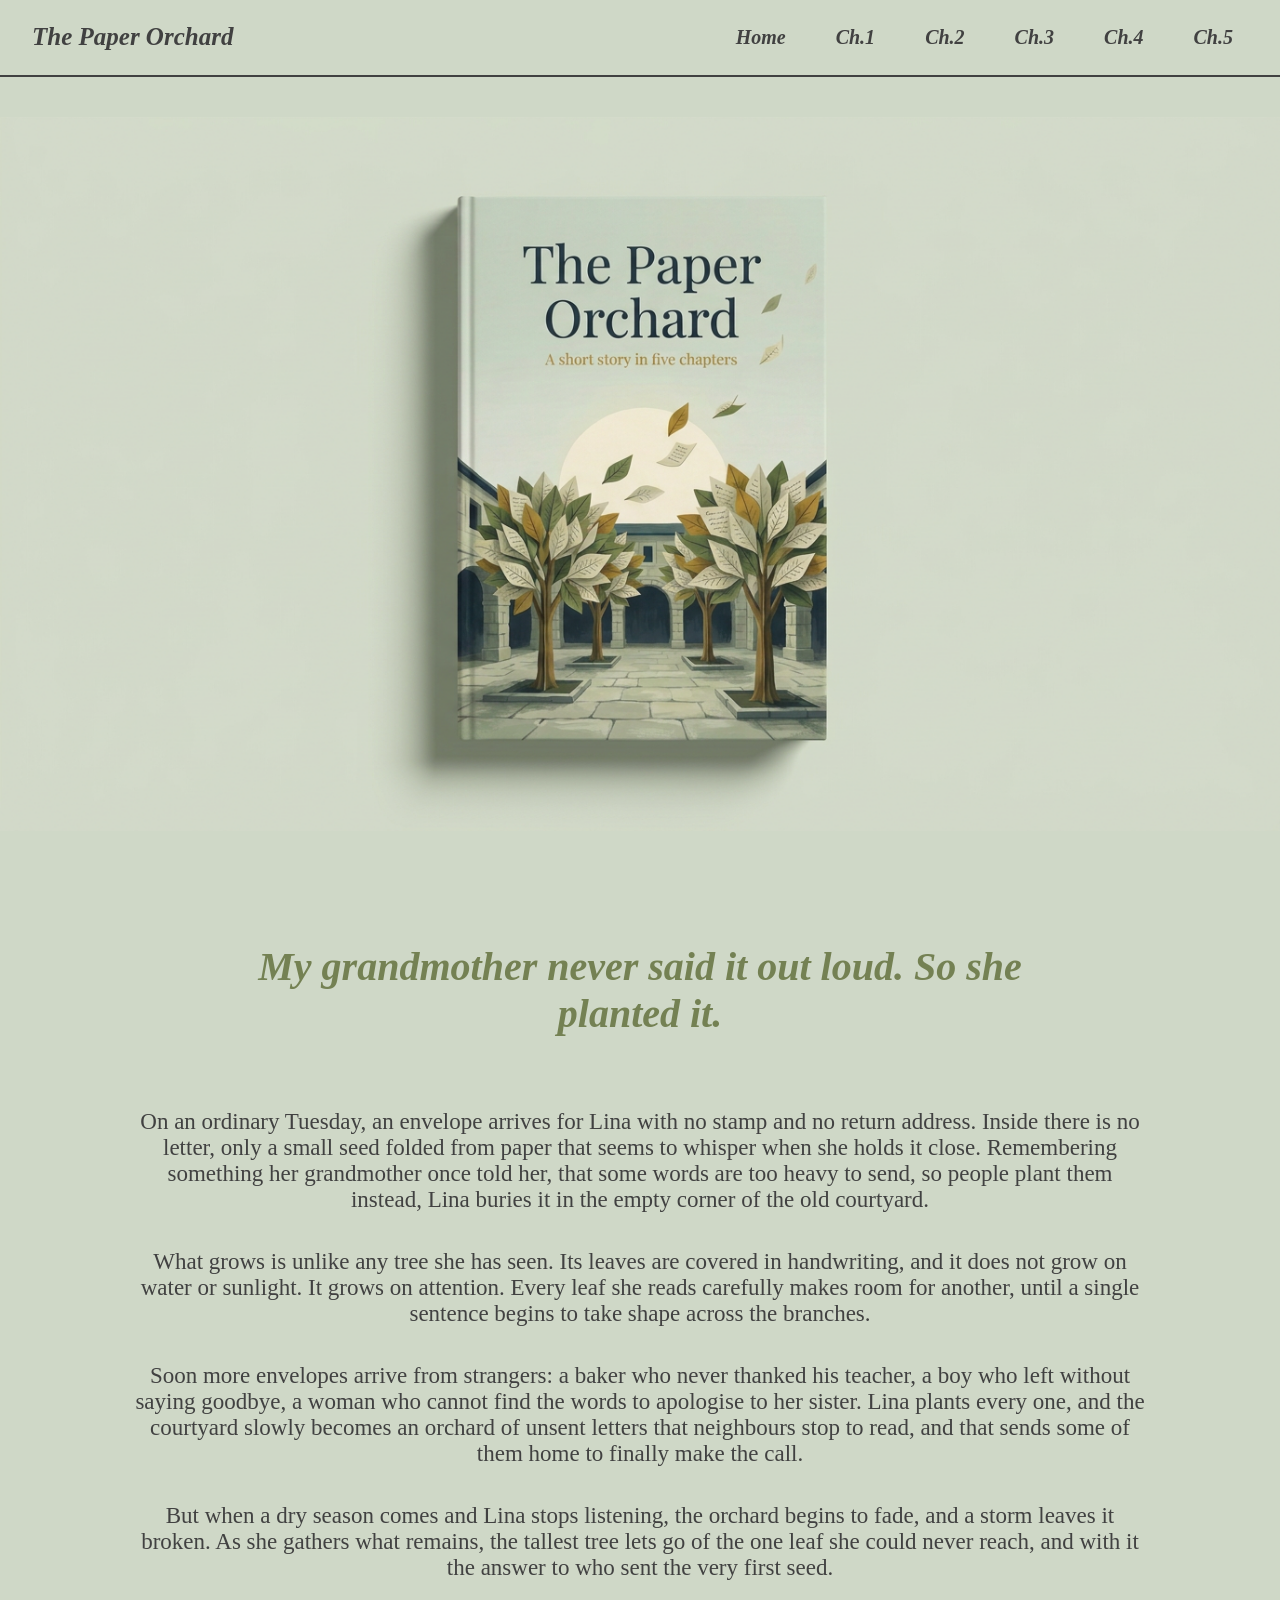
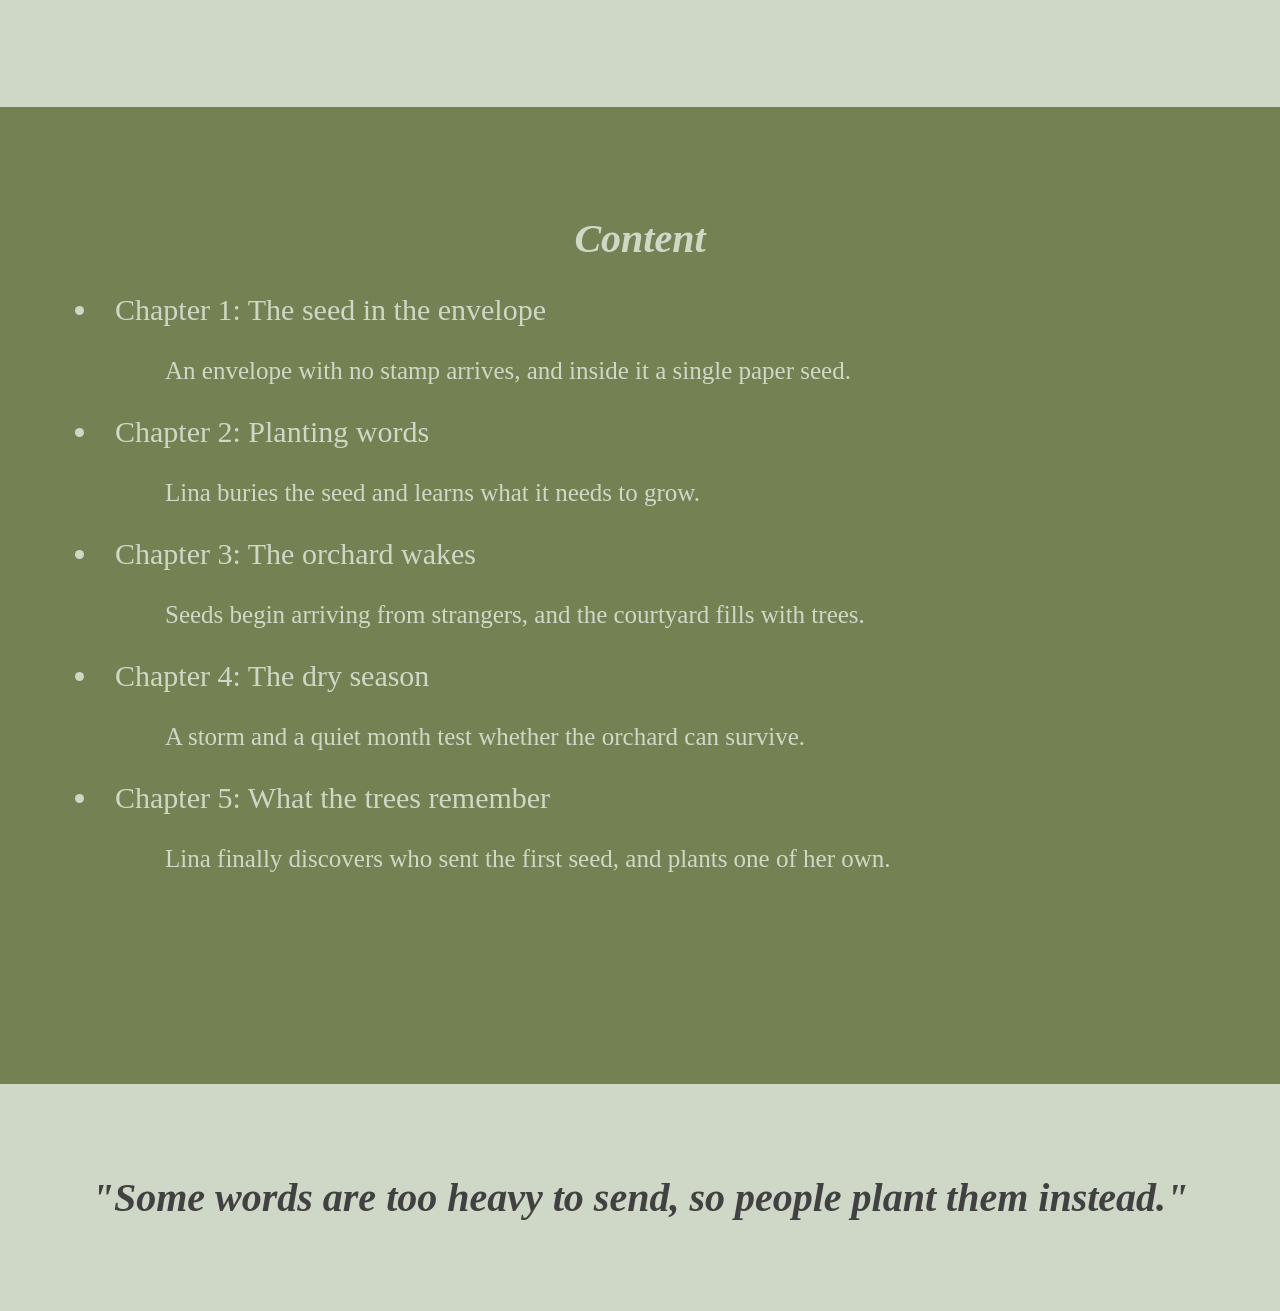
<file: index.html>
<!DOCTYPE html>
<html>
    <head>
        <title>
            The Paper Orchard
        </title>
        <link rel="stylesheet" href="Style-File.css">
    </head>

    <body>
        <div class="navbar">
            <a class="logo" href="index.html">The Paper Orchard</a>
            <ul>
                <li>
                    <a href="index.html">
                        Home
                    </a>
                </li>
                <li>
                    <a href="chapter-1.html">
                        Ch.1 
                    </a>
                </li>
                <li>
                    <a href="chapter-2.html">
                        Ch.2
                    </a>
                </li>
                <li>
                    <a href="chapter-3.html">
                        Ch.3 
                    </a>
                </li>
                <li>
                    <a href="chapter-4.html">
                        Ch.4 
                    </a>
                </li>
                <li>
                    <a href="chapter-5.html">
                        Ch.5 
                    </a>
                </li>
            </ul>
        </div>

        <hr>

        <!--The cover of the book-->
        <img src="book-cover.png" alt="book cover">

        <div>
            <br><br><br><br>
            <h1 class="headline">My grandmother never said it out loud. So she planted it.</h1>
            <br><br><br><br>
            <p class="paragraph">On an ordinary Tuesday, an envelope arrives for Lina with no stamp and no
                return address. Inside there is no letter, only a small seed folded from 
                paper that seems to whisper when she holds it close. Remembering something
                her grandmother once told her, that some words are too heavy to send, so 
                people plant them instead, Lina buries it in the empty corner of the old courtyard.
            </p>

            <br><br>

            <p class="paragraph">
                What grows is unlike any tree she has seen. Its leaves are covered in handwriting, 
                and it does not grow on water or sunlight. It grows on attention. Every leaf she 
                reads carefully makes room for another, until a single sentence begins to take shape
                across the branches.
            </p>

            <br><br>

            <p class="paragraph">
                Soon more envelopes arrive from strangers: a baker who never thanked his teacher,
                a boy who left without saying goodbye, a woman who cannot find the words to 
                apologise to her sister. Lina plants every one, and the courtyard slowly becomes an 
                orchard of unsent letters that neighbours stop to read, and that sends some of them 
                home to finally make the call.
            </p>

            <br><br>

            <p class="paragraph">
                But when a dry season comes and Lina stops listening, the orchard begins to fade, 
                and a storm leaves it broken. As she gathers what remains, the tallest tree lets go 
                of the one leaf she could never reach, and with it the answer to who sent the very first seed.
            </p>

            <br><br><br><br><br><br><br>
        </div>

        <div class="greendiv">
            <br><br><br><br><br><br>
            <h1 class="headline" style="color: #CFD8C7;">Content</h1>

            <dl>
                <dt>
                    <a href="chapter-1.html">Chapter 1: The seed in the envelope</a>
                </dt>
                <dd>
                    An envelope with no stamp arrives, and inside it a single paper seed.
                </dd>

                <dt>
                    <a href="chapter-2.html">Chapter 2: Planting words</a>
                </dt>
                <dd>
                    Lina buries the seed and learns what it needs to grow.
                </dd>

                <dt>
                    <a href="chapter-3.html">Chapter 3: The orchard wakes</a>
                </dt>
                <dd>
                    Seeds begin arriving from strangers, and the courtyard fills with trees.
                </dd>

                <dt>
                    <a href="chapter-4.html">Chapter 4: The dry season</a>
                </dt>
                <dd>
                    A storm and a quiet month test whether the orchard can survive.
                </dd>

                <dt>
                    <a href="chapter-5.html">Chapter 5: What the trees remember</a>
                </dt>
                <dd>
                    Lina finally discovers who sent the first seed, and plants one of her own.
                </dd>
            </dl>

            <a href="chapter-1.html" id="start">Start Reading</a>
            <br><br><br><br><br><br>
        </div>

        
        <div>
            <br><br><br><br><br>
            <a href="chapter-1.html#quote" class="quote" title="Click Me to go to the quote">"Some words are too heavy to send, so people plant them instead."</a>
            <br><br><br><br><br>
        </div>
    </body>
</html>
</file>
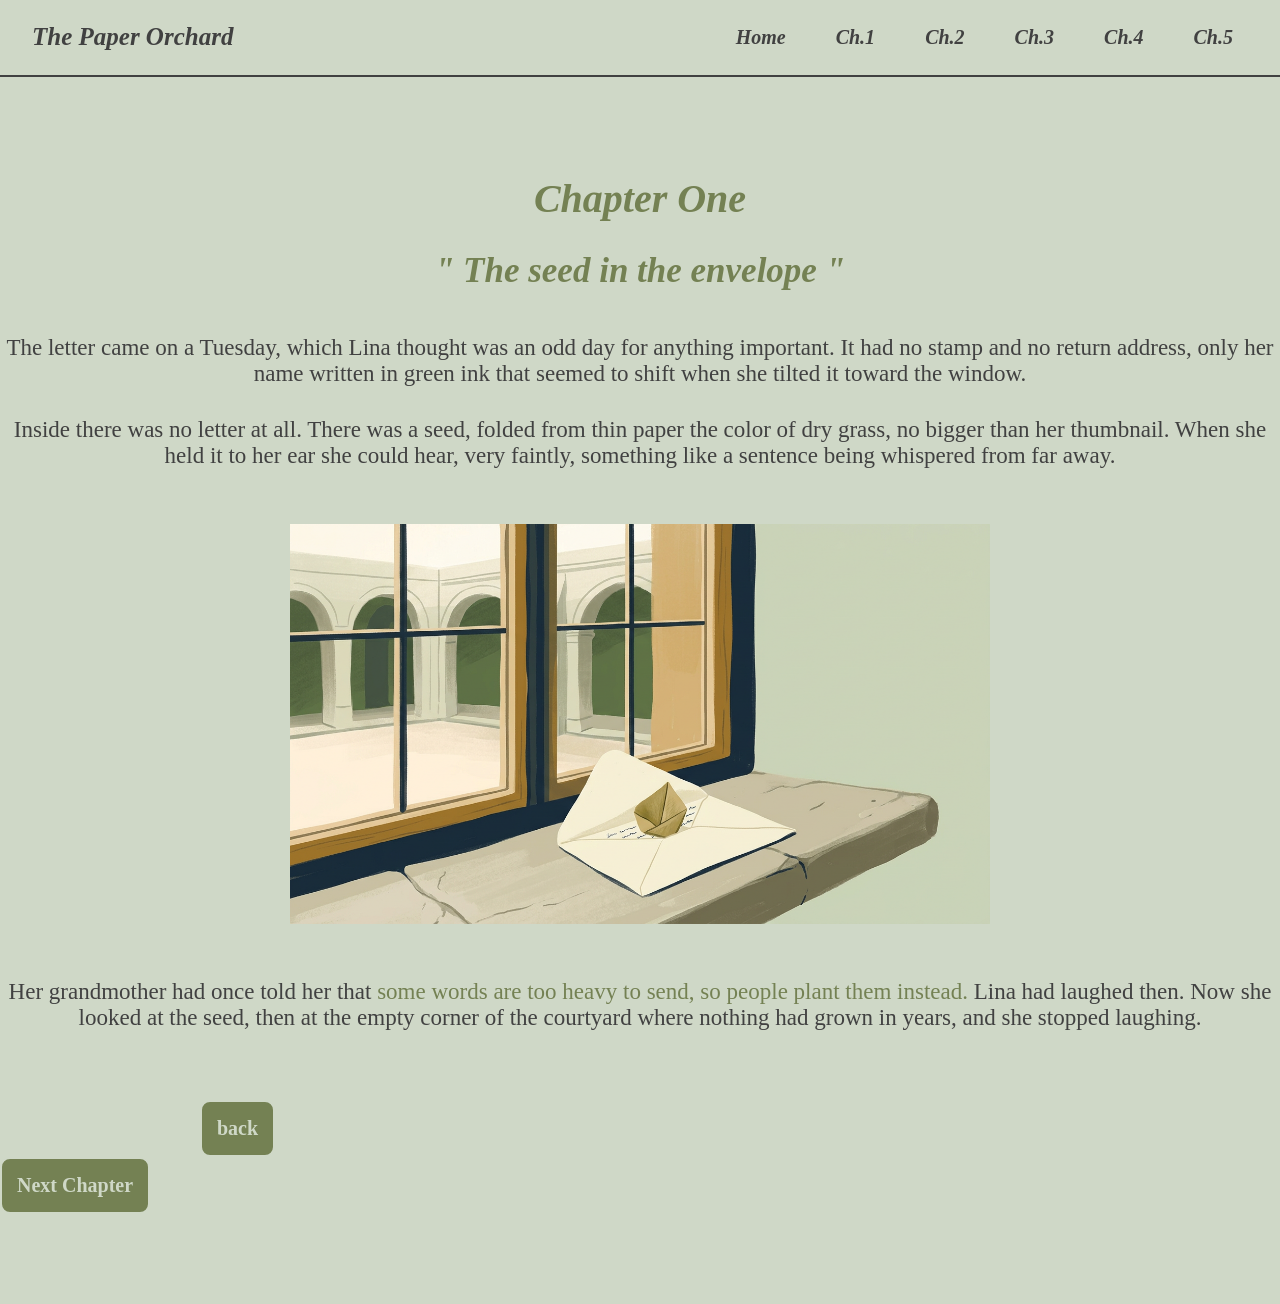
<file: chapter-1.html>
<!DOCTYPE html>
<html>
    <head>
        <title>
            Chapter 1: The seed in the envelope
        </title>
        <link rel="stylesheet" href="Style-File.css">
    </head>

    <body>
        <div class="navbar">
            <a class="logo" href="index.html">The Paper Orchard</a>
            <ul>
                <li>
                    <a href="index.html">
                        Home
                    </a>
                </li>
                <li>
                    <a href="chapter-1.html">
                        Ch.1 
                    </a>
                </li>
                <li>
                    <a href="chapter-2.html">
                        Ch.2
                    </a>
                </li>
                <li>
                    <a href="chapter-3.html">
                        Ch.3 
                    </a>
                </li>
                <li>
                    <a href="chapter-4.html">
                        Ch.4 
                    </a>
                </li>
                <li>
                    <a href="chapter-5.html">
                        Ch.5 
                    </a>
                </li>
            </ul>
        </div>

        <hr>

        <div>
            <br><br><br><br><br>
            <h1 class="headline">
                Chapter One
            </h1>
            <h2 class="mainTitle">
                " The seed in the envelope "
            </h2>
            <p class="paragraphs">
                The letter came on a Tuesday, which Lina thought was an odd day for 
                anything important. It had no stamp and no return address, only her 
                name written in green ink that seemed to shift when she tilted it toward the window.
            </p>

            <p class="paragraphs">
                Inside there was no letter at all. There was a seed, folded from thin paper the color of 
                dry grass, no bigger than her thumbnail. When she held it to her ear she could hear, 
                very faintly, something like a sentence being whispered from far away.
            </p>

            <img id="chapterOne" src="chapter-one.png" alt="The first seed" title="The first seed">

            <p class="paragraphs">
                Her grandmother had once told her that <span id="quote">some words are too heavy to send, so people 
                plant them instead.</span> Lina had laughed then. Now she looked at the seed, then at the 
                empty corner of the courtyard where nothing had grown in years, and she stopped laughing.
            </p>
            <br><br><br>
            <a href="index.html" class="back">back</a>
            <a href="chapter-2.html" class="next">Next Chapter</a>
            <br><br><br><br><br><br>
        </div>
    </body>
</html>
</file>
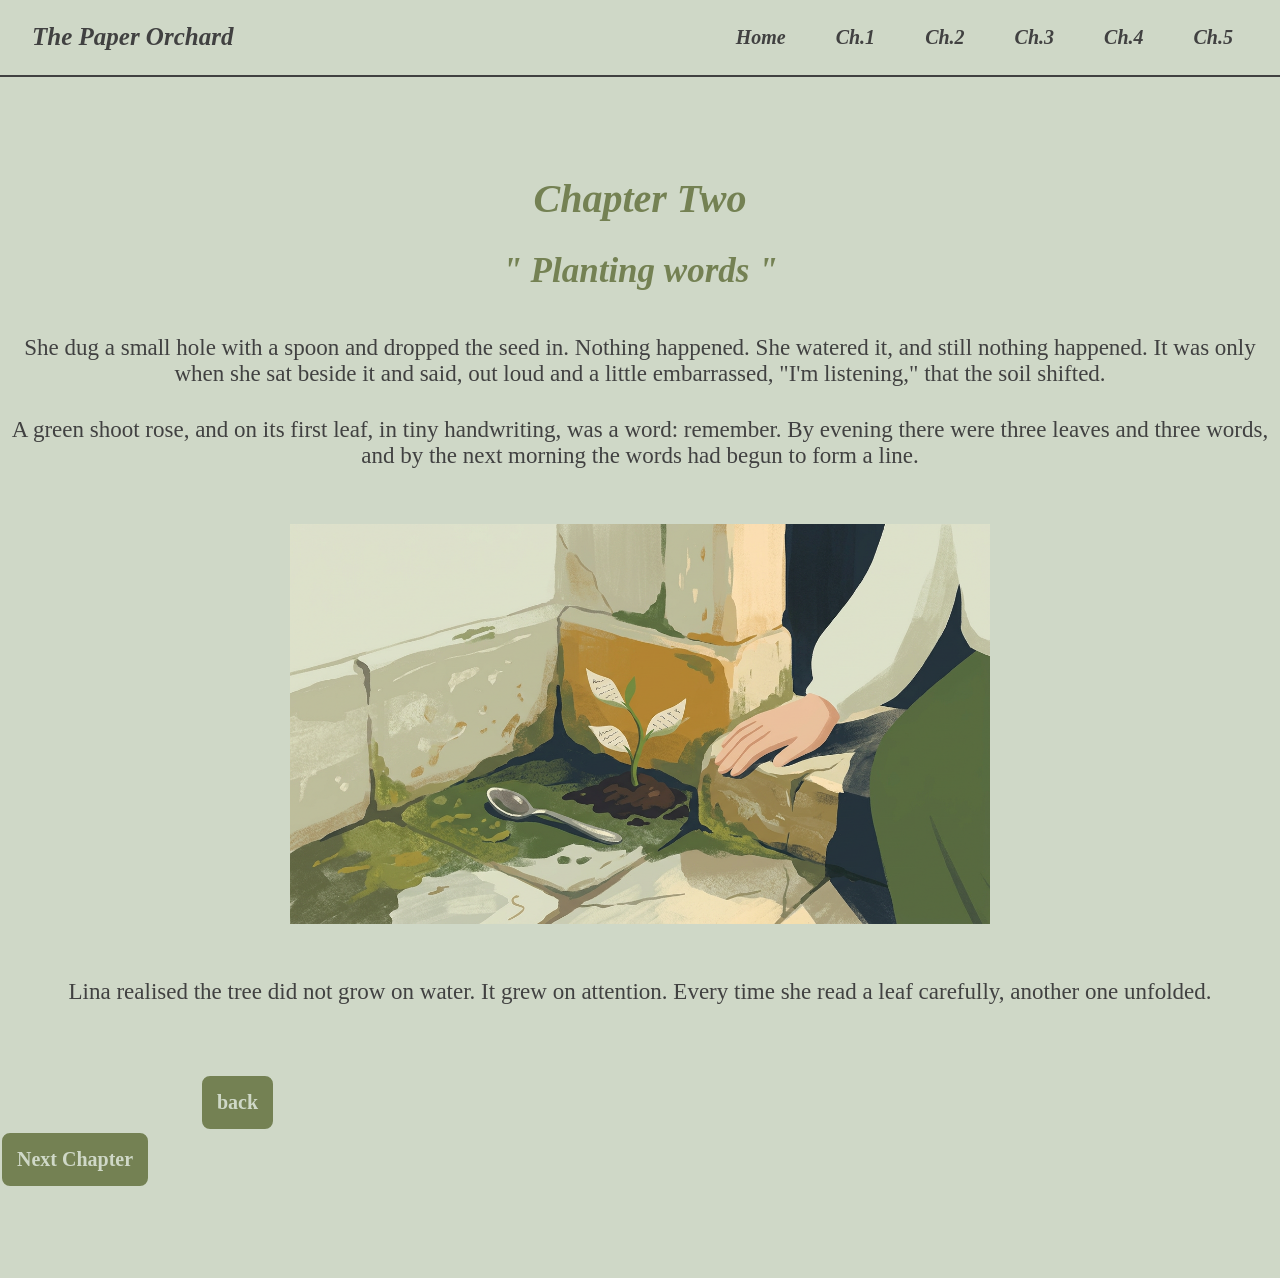
<file: chapter-2.html>
<!DOCTYPE html>
<html>
    <head>
        <title>
            Chapter 2: Planting words
        </title>
        <link rel="stylesheet" href="Style-File.css">
    </head>

    <body>
        <div class="navbar">
            <a class="logo" href="index.html">The Paper Orchard</a>
            <ul>
                <li>
                    <a href="index.html">
                        Home
                    </a>
                </li>
                <li>
                    <a href="chapter-1.html">
                        Ch.1 
                    </a>
                </li>
                <li>
                    <a href="chapter-2.html">
                        Ch.2
                    </a>
                </li>
                <li>
                    <a href="chapter-3.html">
                        Ch.3 
                    </a>
                </li>
                <li>
                    <a href="chapter-4.html">
                        Ch.4 
                    </a>
                </li>
                <li>
                    <a href="chapter-5.html">
                        Ch.5 
                    </a>
                </li>
            </ul>
        </div>

        <hr>

        <div>
            <br><br><br><br><br>
            <h1 class="headline">
                Chapter Two
            </h1>
            <h2 class="mainTitle">
                " Planting words "
            </h2>
            <p class="paragraphs">
                She dug a small hole with a spoon and dropped the seed in. Nothing happened. 
                She watered it, and still nothing happened. It was only when she sat beside 
                it and said, out loud and a little embarrassed, "I'm listening," that the soil shifted.
            </p>

            <p class="paragraphs">
                A green shoot rose, and on its first leaf, in tiny handwriting, was a word: remember. 
                By evening there were three leaves and three words, and by the next morning the words had 
                begun to form a line.
            </p>

            <img id="chapterOne" src="chapter-two.png" alt="The first word" title="The first word">

            <p class="paragraphs">
                Lina realised the tree did not grow on water. It grew on attention. Every time she read
                a leaf carefully, another one unfolded.
            </p>
            <br><br><br>
            <a href="chapter-1.html" class="back">back</a>
            <a href="chapter-3.html" class="next">Next Chapter</a>
            <br><br><br><br><br><br>
        </div>
    </body>
</html>
</file>
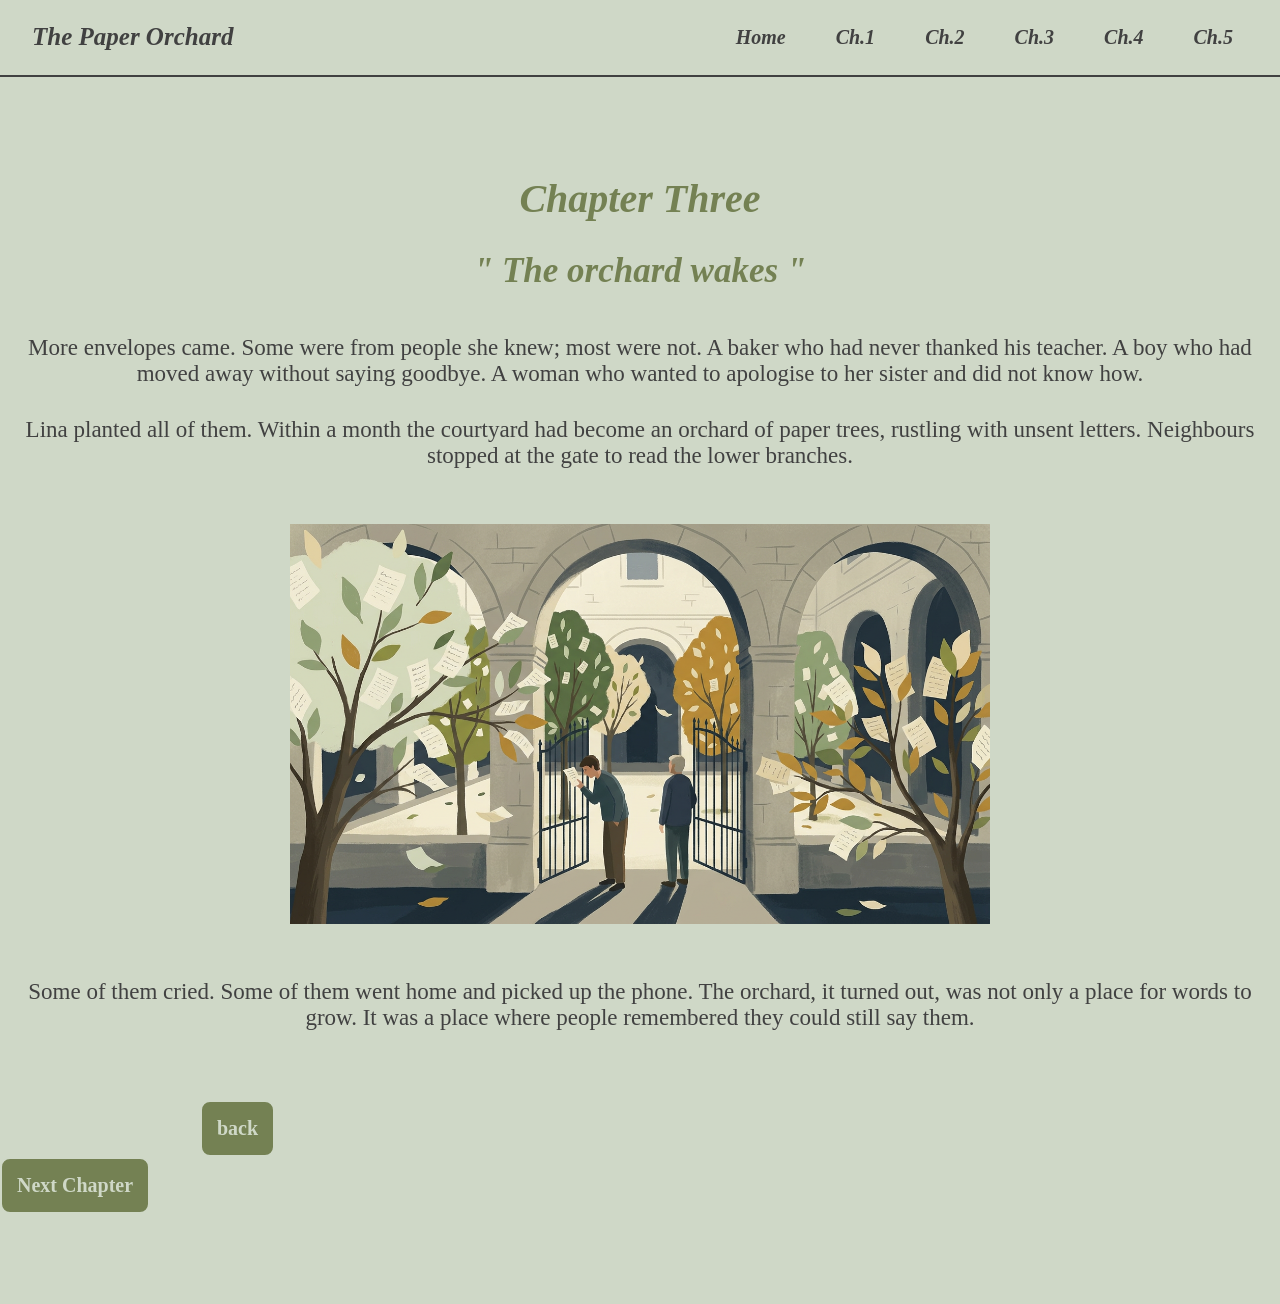
<file: chapter-3.html>
<!DOCTYPE html>
<html>
    <head>
        <title>
            Chapter 3: The orchard wakes
        </title>
        <link rel="stylesheet" href="Style-File.css">
    </head>

    <body>
        <div class="navbar">
            <a class="logo" href="index.html">The Paper Orchard</a>
            <ul>
                <li>
                    <a href="index.html">
                        Home
                    </a>
                </li>
                <li>
                    <a href="chapter-1.html">
                        Ch.1 
                    </a>
                </li>
                <li>
                    <a href="chapter-2.html">
                        Ch.2
                    </a>
                </li>
                <li>
                    <a href="chapter-3.html">
                        Ch.3 
                    </a>
                </li>
                <li>
                    <a href="chapter-4.html">
                        Ch.4 
                    </a>
                </li>
                <li>
                    <a href="chapter-5.html">
                        Ch.5 
                    </a>
                </li>
            </ul>
        </div>

        <hr>

        <div>
            <br><br><br><br><br>
            <h1 class="headline">
                Chapter Three
            </h1>
            <h2 class="mainTitle">
                " The orchard wakes "
            </h2>
            <p class="paragraphs">
                More envelopes came. Some were from people she knew; most were not. A baker who 
                had never thanked his teacher. A boy who had moved away without saying goodbye. 
                A woman who wanted to apologise to her sister and did not know how.
            </p>

            <p class="paragraphs">
                Lina planted all of them. Within a month the courtyard had become an orchard of paper 
                trees, rustling with unsent letters. Neighbours stopped at the gate to read the lower branches.
            </p>

            <img id="chapterOne" src="chapter-three.png" alt="The first word" title="The first word">

            <p class="paragraphs">
                Some of them cried. Some of them went home and picked up the phone. The orchard, it turned out, 
                was not only a place for words to grow. It was a place where people remembered they could still say them.
            </p>
            <br><br><br>
            <a href="chapter-2.html" class="back">back</a>
            <a href="chapter-4.html" class="next">Next Chapter</a>
            <br><br><br><br><br><br>
        </div>
    </body>
</html>
</file>
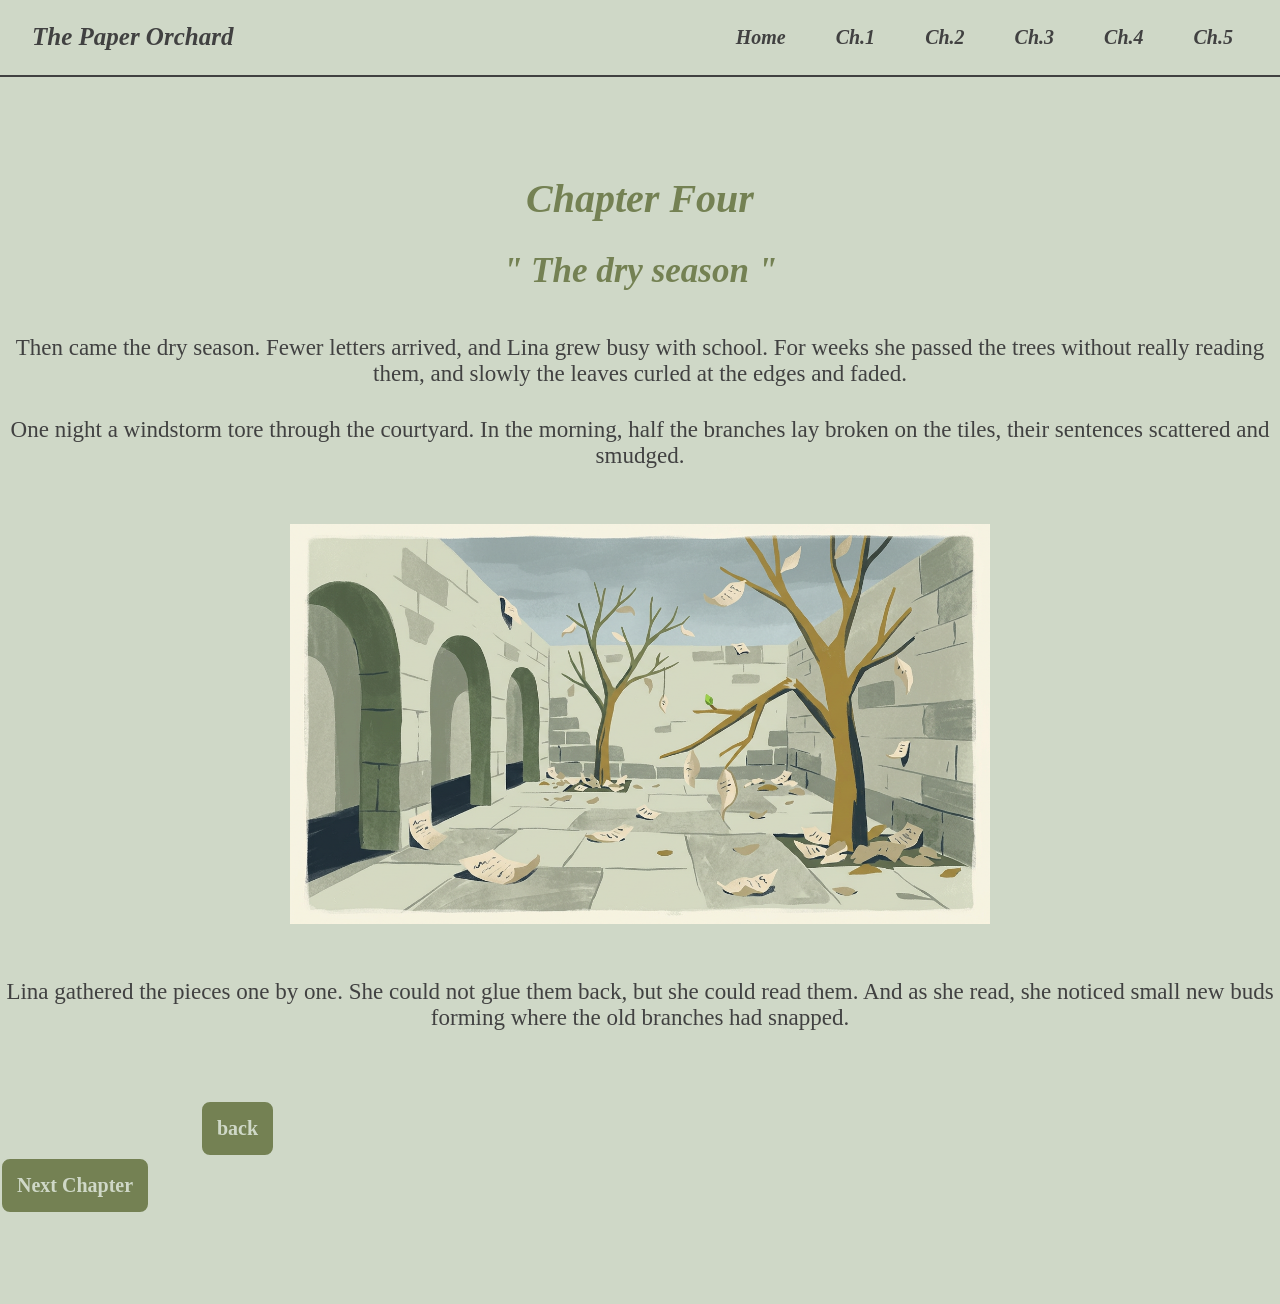
<file: chapter-4.html>
<!DOCTYPE html>
<html>
    <head>
        <title>
            Chapter 4: The dry season
        </title>
        <link rel="stylesheet" href="Style-File.css">
    </head>

    <body>
        <div class="navbar">
            <a class="logo" href="index.html">The Paper Orchard</a>
            <ul>
                <li>
                    <a href="index.html">
                        Home
                    </a>
                </li>
                <li>
                    <a href="chapter-1.html">
                        Ch.1 
                    </a>
                </li>
                <li>
                    <a href="chapter-2.html">
                        Ch.2
                    </a>
                </li>
                <li>
                    <a href="chapter-3.html">
                        Ch.3 
                    </a>
                </li>
                <li>
                    <a href="chapter-4.html">
                        Ch.4 
                    </a>
                </li>
                <li>
                    <a href="chapter-5.html">
                        Ch.5 
                    </a>
                </li>
            </ul>
        </div>

        <hr>

        <div>
            <br><br><br><br><br>
            <h1 class="headline">
                Chapter Four
            </h1>
            <h2 class="mainTitle">
                " The dry season "
            </h2>
            <p class="paragraphs">
                Then came the dry season. Fewer letters arrived, and Lina grew busy with school. For weeks 
                she passed the trees without really reading them, and slowly the leaves curled at the edges 
                and faded.
            </p>

            <p class="paragraphs">
                One night a windstorm tore through the courtyard. In the morning, half the branches lay 
                broken on the tiles, their sentences scattered and smudged.
            </p>

            <img id="chapterOne" src="chapter-four.png" alt="The morning after the storm" title="The morning after the storm">

            <p class="paragraphs">
                Lina gathered the pieces one by one. She could not glue them back, but she could read them. 
                And as she read, she noticed small new buds forming where the old branches had snapped.
            </p>
            <br><br><br>
            <a href="chapter-3.html" class="back">back</a>
            <a href="chapter-5.html" class="next">Next Chapter</a>
            <br><br><br><br><br><br>
        </div>
    </body>
</html>
</file>
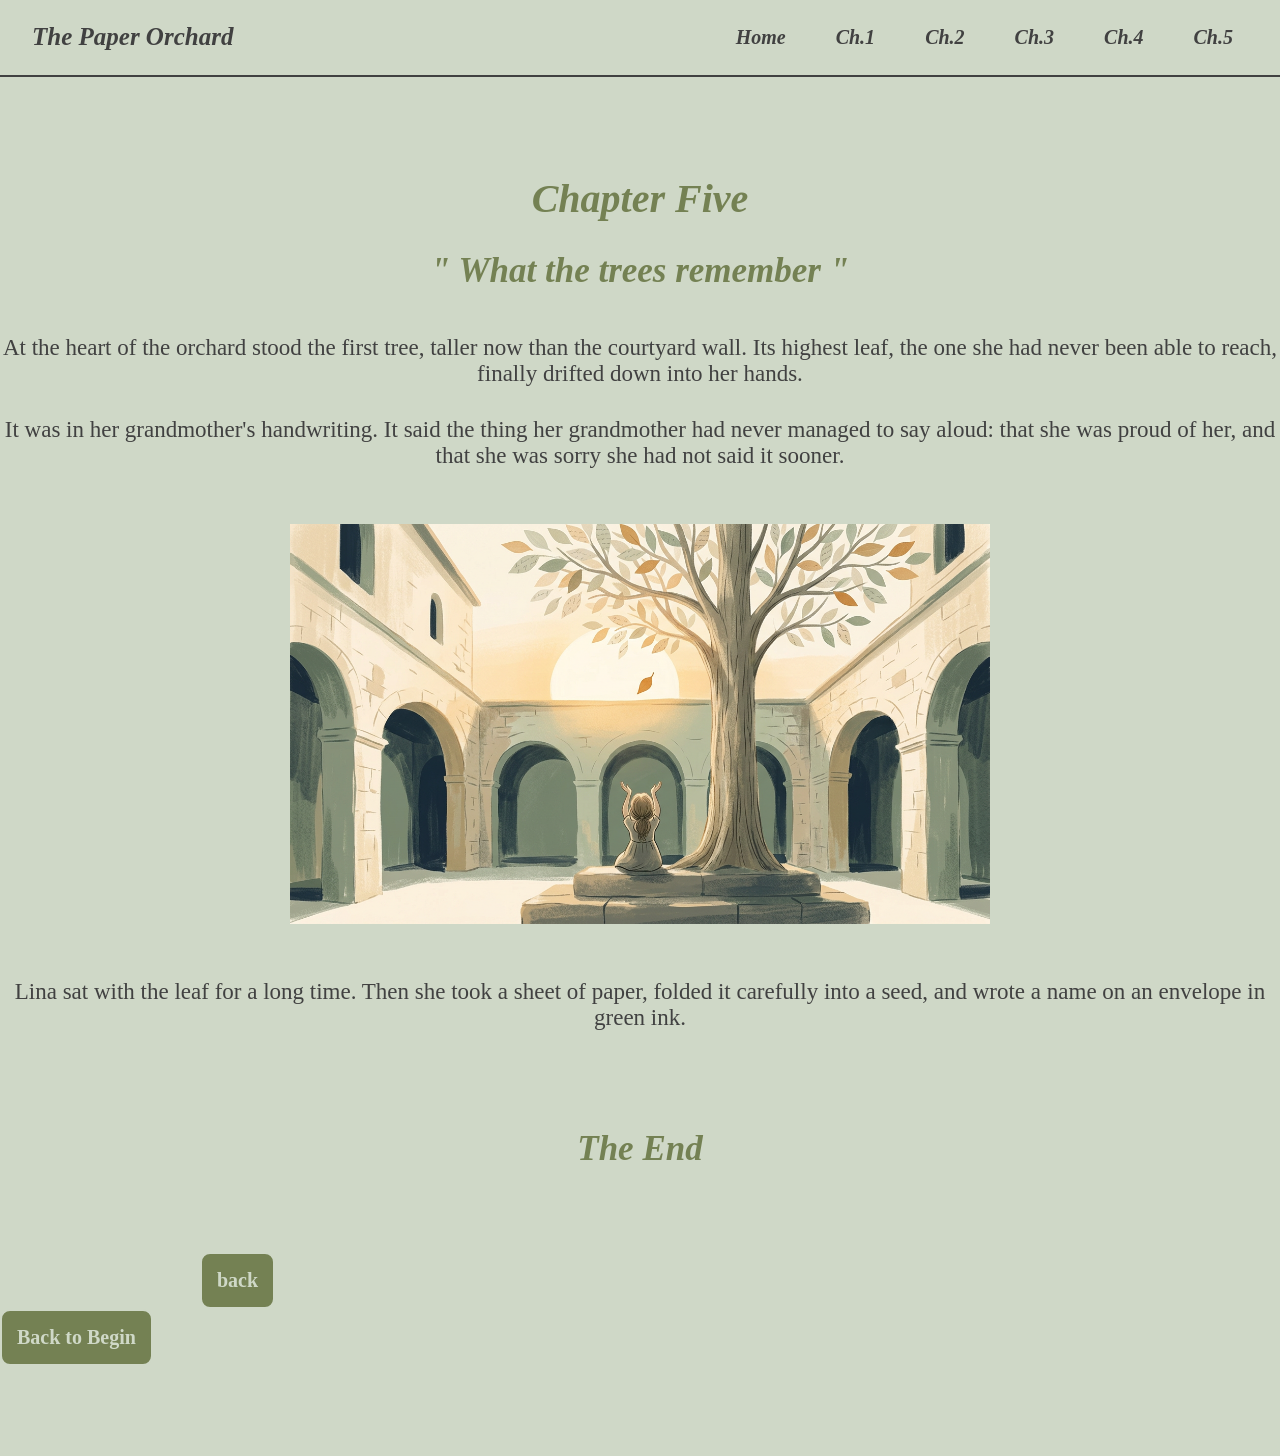
<file: chapter-5.html>
<!DOCTYPE html>
<html>
    <head>
        <title>
            Chapter 5: What the trees remember
        </title>
        <link rel="stylesheet" href="Style-File.css">
    </head>

    <body>
        <div class="navbar">
            <a class="logo" href="index.html">The Paper Orchard</a>
            <ul>
                <li>
                    <a href="index.html">
                        Home
                    </a>
                </li>
                <li>
                    <a href="chapter-1.html">
                        Ch.1 
                    </a>
                </li>
                <li>
                    <a href="chapter-2.html">
                        Ch.2
                    </a>
                </li>
                <li>
                    <a href="chapter-3.html">
                        Ch.3 
                    </a>
                </li>
                <li>
                    <a href="chapter-4.html">
                        Ch.4 
                    </a>
                </li>
                <li>
                    <a href="chapter-5.html">
                        Ch.5 
                    </a>
                </li>
            </ul>
        </div>

        <hr>

        <div>
            <br><br><br><br><br>
            <h1 class="headline">
                Chapter Five
            </h1>
            <h2 class="mainTitle">
                " What the trees remember "
            </h2>
            <p class="paragraphs">
                At the heart of the orchard stood the first tree, taller now than the courtyard wall. 
                Its highest leaf, the one she had never been able to reach, finally drifted down into her hands.
            </p>

            <p class="paragraphs">
                It was in her grandmother's handwriting. It said the thing her grandmother had never managed to 
                say aloud: that she was proud of her, and that she was sorry she had not said it sooner.
            </p>

            <img id="chapterOne" src="chapter-five.png" alt="The first tree lets go of its last leaf" title="The first tree lets go of its last leaf">

            <p class="paragraphs">
                Lina sat with the leaf for a long time. Then she took a sheet of paper, folded it carefully into a seed, and wrote a name on an envelope in green ink.
            </p>
            <br><br><br>
            <h2 class="mainTitle">The End</h2>
            <br><br><br>
            <a href="chapter-4.html" class="back">back</a>
            <a href="index.html" class="next">Back to Begin</a>
            <br><br><br><br><br><br>
        </div>
    </body>
</html>
</file>
<file: Style-File.css>
body{
    margin: 0%;
    background-color: #CFD8C7;
}

/*NAV BAR*/
.navbar {
    display: flex;                    
    justify-content: space-between;   
    align-items: center;              
    padding: 16px 32px;
    margin-top: 7px;
}

.navbar ul {
    display: flex;      /* puts the links in a row instead of a list */
    gap: 20px;          /* space between links */
    list-style: none;   /* removes the bullet dots */
    margin: 0;
    padding: 0;
}

.navbar li a{
    text-decoration: none;
    font-family: Georgia, 'Times New Roman', Times, serif;
    font-size: 20px;
    font-weight: 700;
    font-style: italic;
    color: #414141;
    padding: 15px;
}
.logo{
    text-decoration: none;
    font-family: Georgia, 'Times New Roman', Times, serif;
    font-size: 25px;
    font-weight: 700;
    font-style: italic;
    color: #414141;
}
li a:hover{
    background-color: #748153;;
}

/*HORIZANTAL LINE*/
hr{
    border:1.5px solid #414141;
}

/*THE BOOK COVER*/
img{
    display: block;
    width: 100%;
    max-width: 100%;
    height: auto;
    margin: 40px auto;
}


/*HEADLINE IN THE MAIN PAGE*/
.headline{
    font-family: Georgia, 'Times New Roman', Times, serif;
    font-size: 40px;
    font-weight: bolder;
    font-style: italic;
    text-align: center;
    color: #748153;
    text-decoration: none;
    max-width: 850px;
    margin: 0 auto;
}

/*paragraph*/
.paragraph{
    font-family: Georgia, 'Times New Roman', Times, serif;
    font-size: 23px;
    font-weight: 300;
    font-style: normal;
    text-align: center;
    color: #414141;
    max-width: 1010px;
    margin: 0 auto;
}

/*GREEN DIV*/
.greendiv{
    background-color: #748153;
}

/*INDEX*/
dt a{
    display: block;
    color: #CFD8C7;
    text-align: left;
    padding: 15px;
    text-decoration: none;
    font-family: Georgia, 'Times New Roman', Times, serif;
    font-size: 30px;
    font-weight: 300;
    margin-left: 100px;
    display: list-item;          
    list-style-type: disc;
}
dd{
    display: block;
    color: #CFD8C7;
    text-align: left;
    padding: 15px;
    text-decoration: none;
    font-family: Georgia, 'Times New Roman', Times, serif;
    font-size: 25px;
    font-weight: 300;
    margin-left: 150px;
}
dt a:hover{
    text-decoration: underline;
}

/*START READING BUTTON*/
#start{
    display: inline-block;
    color:#748153;
    background-color: #CFD8C7;
    padding: 15px;
    text-decoration: none;
    font-family: Georgia, 'Times New Roman', Times, serif;
    font-size: 25px;
    font-weight: 700;
    margin-right: 150px;
    margin-left: 1500px;
    padding: 15px;
    border: 2px solid #CFD8C7;
    border-radius: 10px;
}


/*QUOTE IN THE MAIN PAGE*/
.quote{
    display: block;
    font-family: Georgia, 'Times New Roman', Times, serif;
    font-size: 40px;
    font-weight: bolder;
    font-style: italic;
    text-align: center;
    color: #414141;
    text-decoration: none;
}
span{
    color: #748153;
}

/*CHAPTER ONE*/
.mainTitle{
    font-family: Georgia, 'Times New Roman', Times, serif;
    font-size: 35px;
    font-weight: bolder;
    font-style: italic;
    text-align: center;
    color: #748153;
}
.paragraphs{
    font-family: Georgia, 'Times New Roman', Times, serif;
    font-size: 23px;
    font-weight: 300;
    font-style: normal;
    text-align: center;
    color: #414141;
    max-width: 1500px;
    margin: 0 auto;
    padding-bottom: 15px;
    padding-top: 15px;
}
#chapterOne{
    width: 700px;
    height: 400px;
}

/*Next*/
.next{
    display: inline-block;
    color:#CFD8C7;
    background-color: #748153;
    padding: 15px;
    text-decoration: none;
    font-family: Georgia, 'Times New Roman', Times, serif;
    font-size: 20px;
    font-weight: 700;
    margin-right: 150px;
    padding: 15px;
    border: 2px solid #CFD8C7;
    border-radius: 10px;
}

/*BACK*/
.back{
    display: inline-block;
    color:#CFD8C7;
    background-color: #748153;
    padding: 15px;
    text-decoration: none;
    font-family: Georgia, 'Times New Roman', Times, serif;
    font-size: 20px;
    font-weight: 700;
    margin-left: 200px;
    margin-right: 1250px;
    padding: 15px;
    border: 2px solid #CFD8C7;
    border-radius: 10px;
}
</file>
